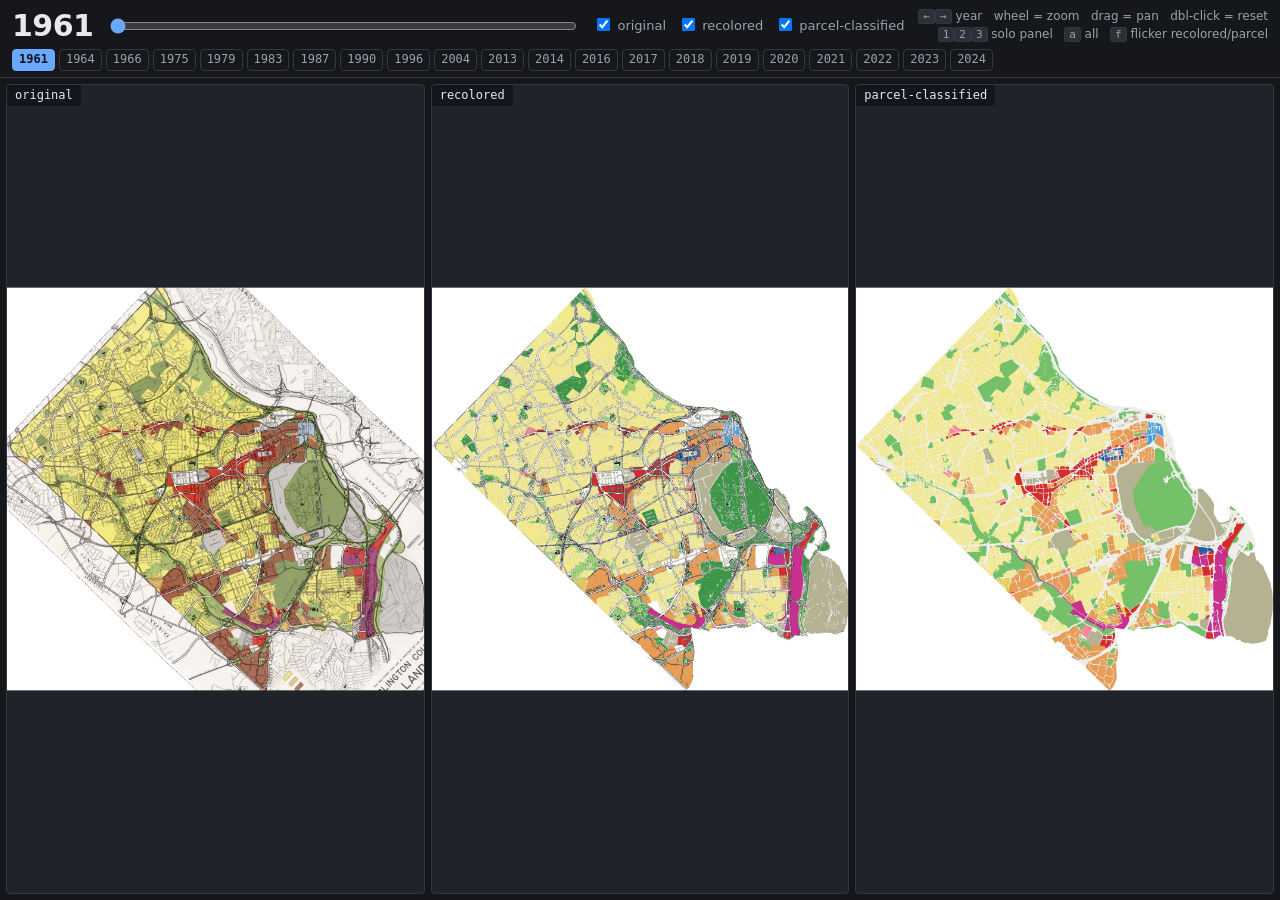
<file: docs/compare/index.html>
<!doctype html>
<html lang="en">
<head>
<meta charset="utf-8">
<title>GLUP editions: original / recolored / parcel-classified</title>
<style>
  :root {
    --bg: #15171a;
    --panel: #202329;
    --edge: #33373f;
    --text: #e7e9ec;
    --dim: #9aa1ad;
  }
  * { box-sizing: border-box; }
  html, body { height: 100%; margin: 0; }
  body {
    background: var(--bg); color: var(--text);
    font: 13px/1.4 system-ui, -apple-system, "Segoe UI", sans-serif;
    display: flex; flex-direction: column; overflow: hidden;
  }

  header { padding: 8px 12px 6px; border-bottom: 1px solid var(--edge); }
  .row { display: flex; align-items: center; gap: 14px; }
  .row + .row { margin-top: 6px; }

  #year { font: 700 30px/1 system-ui, sans-serif; min-width: 76px; letter-spacing: -0.5px; }
  #slider { flex: 1; max-width: 560px; accent-color: #6aa8ff; }

  .toggles { display: flex; gap: 12px; color: var(--dim); }
  .toggles label { cursor: pointer; user-select: none; }
  .toggles input { vertical-align: -1px; margin-right: 3px; }

  .hint { color: var(--dim); font-size: 12px; margin-left: auto; text-align: right; }
  kbd {
    background: #2c3038; border: 1px solid var(--edge); border-radius: 3px;
    padding: 0 4px; font: 11px/1.5 ui-monospace, monospace;
  }

  .years { display: flex; flex-wrap: wrap; gap: 4px; }
  .years button {
    background: transparent; color: var(--dim); border: 1px solid var(--edge);
    border-radius: 4px; padding: 2px 6px; font: 12px/1.3 ui-monospace, monospace;
    cursor: pointer;
  }
  .years button:hover { color: var(--text); border-color: #545b68; }
  .years button.on { background: #6aa8ff; border-color: #6aa8ff; color: #10131a; font-weight: 700; }

  #stage { flex: 1; display: flex; gap: 6px; padding: 6px; min-height: 0; }
  .panel {
    flex: 1; min-width: 0; position: relative; overflow: hidden;
    background: var(--panel); border: 1px solid var(--edge); border-radius: 4px;
    cursor: grab;
  }
  .panel.hidden { display: none; }
  .panel.dragging { cursor: grabbing; }
  .panel img {
    position: absolute; top: 0; left: 0;
    transform-origin: 0 0; image-rendering: auto;
    user-select: none; -webkit-user-drag: none;
  }
  .cap {
    position: absolute; left: 0; top: 0; z-index: 2;
    background: rgba(16,19,26,0.78); color: var(--text);
    padding: 3px 8px; border-radius: 0 0 4px 0;
    font: 12px/1.3 ui-monospace, monospace; pointer-events: none;
  }
</style>
</head>
<body>

<header>
  <div class="row">
    <div id="year">1961</div>
    <input id="slider" type="range" min="0" max="20" value="0" step="1">
    <div class="toggles">
      <label><input type="checkbox" data-key="orig" checked> original</label>
      <label><input type="checkbox" data-key="recolor" checked> recolored</label>
      <label><input type="checkbox" data-key="parcel" checked> parcel-classified</label>
    </div>
    <div class="hint">
      <kbd>&larr;</kbd><kbd>&rarr;</kbd> year &nbsp; wheel = zoom &nbsp; drag = pan &nbsp;
      dbl-click = reset<br>
      <kbd>1</kbd><kbd>2</kbd><kbd>3</kbd> solo panel &nbsp; <kbd>a</kbd> all &nbsp;
      <kbd>f</kbd> flicker recolored/parcel
    </div>
  </div>
  <div class="row years" id="years"></div>
</header>

<div id="stage">
  <div class="panel" data-key="orig"><div class="cap">original</div><img alt="original"></div>
  <div class="panel" data-key="recolor"><div class="cap">recolored</div><img alt="recolored"></div>
  <div class="panel" data-key="parcel"><div class="cap">parcel-classified</div><img alt="parcel-classified"></div>
</div>

<script>
const YEARS = ["1961","1964","1966","1975","1979","1983","1987","1990","1996",
               "2004","2013","2014","2016","2017","2018","2019","2020","2021",
               "2022","2023","2024"];
const KEYS = ["orig", "recolor", "parcel"];
const IMG_W = 1400, IMG_H = 1352;   // every frame is this exact size

const panels = {}, imgs = {}, boxes = {};
document.querySelectorAll('.panel').forEach(p => {
  panels[p.dataset.key] = p;
  imgs[p.dataset.key] = p.querySelector('img');
});
const stage = document.getElementById('stage');
const yearEl = document.getElementById('year');
const slider = document.getElementById('slider');
const yearsEl = document.getElementById('years');
const checks = {};
document.querySelectorAll('.toggles input').forEach(c => checks[c.dataset.key] = c);

let idx = 0;
let visible = new Set(KEYS);
let view = null;          // {s, tx, ty} in panel-viewport pixels, shared by all
const preloaded = new Map();

// ---- year list ----
YEARS.forEach((y, i) => {
  const b = document.createElement('button');
  b.textContent = y;
  b.onclick = () => setYear(i);
  yearsEl.appendChild(b);
  boxes[y] = b;
});

function src(key, i) { return `${key}_${YEARS[i]}.jpg`; }

function preload(i) {
  for (const j of [i, i - 1, i + 1, i - 2, i + 2]) {
    if (j < 0 || j >= YEARS.length) continue;
    for (const k of KEYS) {
      const u = src(k, j);
      if (preloaded.has(u)) continue;
      const im = new Image();
      im.src = u;
      preloaded.set(u, im);
    }
  }
}

function setYear(i) {
  idx = Math.max(0, Math.min(YEARS.length - 1, i));
  const y = YEARS[idx];
  yearEl.textContent = y;
  slider.value = idx;
  for (const k of KEYS) imgs[k].src = src(k, idx);
  YEARS.forEach(yy => boxes[yy].classList.toggle('on', yy === y));
  preload(idx);
}

// ---- panel visibility ----
function applyVisibility() {
  for (const k of KEYS) {
    panels[k].classList.toggle('hidden', !visible.has(k));
    checks[k].checked = visible.has(k);
  }
  fit();
}
function solo(k) { visible = new Set([k]); applyVisibility(); }
function showAll() { visible = new Set(KEYS); applyVisibility(); }

for (const k of KEYS) {
  checks[k].addEventListener('change', () => {
    if (checks[k].checked) visible.add(k); else visible.delete(k);
    if (visible.size === 0) visible.add(k);   // never leave an empty stage
    applyVisibility();
  });
}

// ---- shared pan/zoom ----
// One transform serves all panels: the frames are pixel-aligned and every
// visible panel is the same size, so panel-local coordinates are interchangeable.
function panelSize() {
  const p = KEYS.map(k => panels[k]).find(p => !p.classList.contains('hidden'));
  return [p.clientWidth, p.clientHeight];
}

function fit() {
  const [pw, ph] = panelSize();
  const s = Math.min(pw / IMG_W, ph / IMG_H);
  view = { s, tx: (pw - IMG_W * s) / 2, ty: (ph - IMG_H * s) / 2 };
  render();
}

function render() {
  const t = `translate(${view.tx.toFixed(2)}px, ${view.ty.toFixed(2)}px) scale(${view.s})`;
  for (const k of KEYS) imgs[k].style.transform = t;
}

stage.addEventListener('wheel', e => {
  e.preventDefault();
  const p = e.currentTarget.querySelector('.panel:not(.hidden)');
  const r = (e.target.closest('.panel') || p).getBoundingClientRect();
  const cx = e.clientX - r.left, cy = e.clientY - r.top;
  const [pw, ph] = panelSize();
  const minS = Math.min(pw / IMG_W, ph / IMG_H) * 0.4;
  const f = Math.exp(-e.deltaY * (e.deltaMode === 1 ? 0.05 : 0.0018));
  const s = Math.max(minS, Math.min(30, view.s * f));
  view.tx = cx - (cx - view.tx) * (s / view.s);
  view.ty = cy - (cy - view.ty) * (s / view.s);
  view.s = s;
  render();
}, { passive: false });

let drag = null;
stage.addEventListener('pointerdown', e => {
  const p = e.target.closest('.panel');
  if (!p) return;
  drag = { x: e.clientX, y: e.clientY, p };
  p.classList.add('dragging');
  p.setPointerCapture(e.pointerId);
});
stage.addEventListener('pointermove', e => {
  if (!drag) return;
  view.tx += e.clientX - drag.x;
  view.ty += e.clientY - drag.y;
  drag.x = e.clientX; drag.y = e.clientY;
  render();
});
function endDrag() {
  if (drag) drag.p.classList.remove('dragging');
  drag = null;
}
stage.addEventListener('pointerup', endDrag);
stage.addEventListener('pointercancel', endDrag);
stage.addEventListener('dblclick', fit);

// ---- keyboard ----
window.addEventListener('keydown', e => {
  if (e.target.tagName === 'INPUT' && e.target.type === 'range' &&
      (e.key === 'ArrowLeft' || e.key === 'ArrowRight')) return;
  switch (e.key) {
    case 'ArrowLeft':  setYear(idx - 1); break;
    case 'ArrowRight': setYear(idx + 1); break;
    case '1': solo('orig'); break;
    case '2': solo('recolor'); break;
    case '3': solo('parcel'); break;
    case 'a': showAll(); break;
    case 'f':
      // flicker: hold one panel and swap the two standardized renders in place
      if (visible.size === 1 && visible.has('recolor')) solo('parcel');
      else solo('recolor');
      break;
    default: return;
  }
  e.preventDefault();
});

slider.addEventListener('input', () => setYear(+slider.value));
window.addEventListener('resize', fit);

setYear(0);
applyVisibility();
</script>
</body>
</html>
</file>
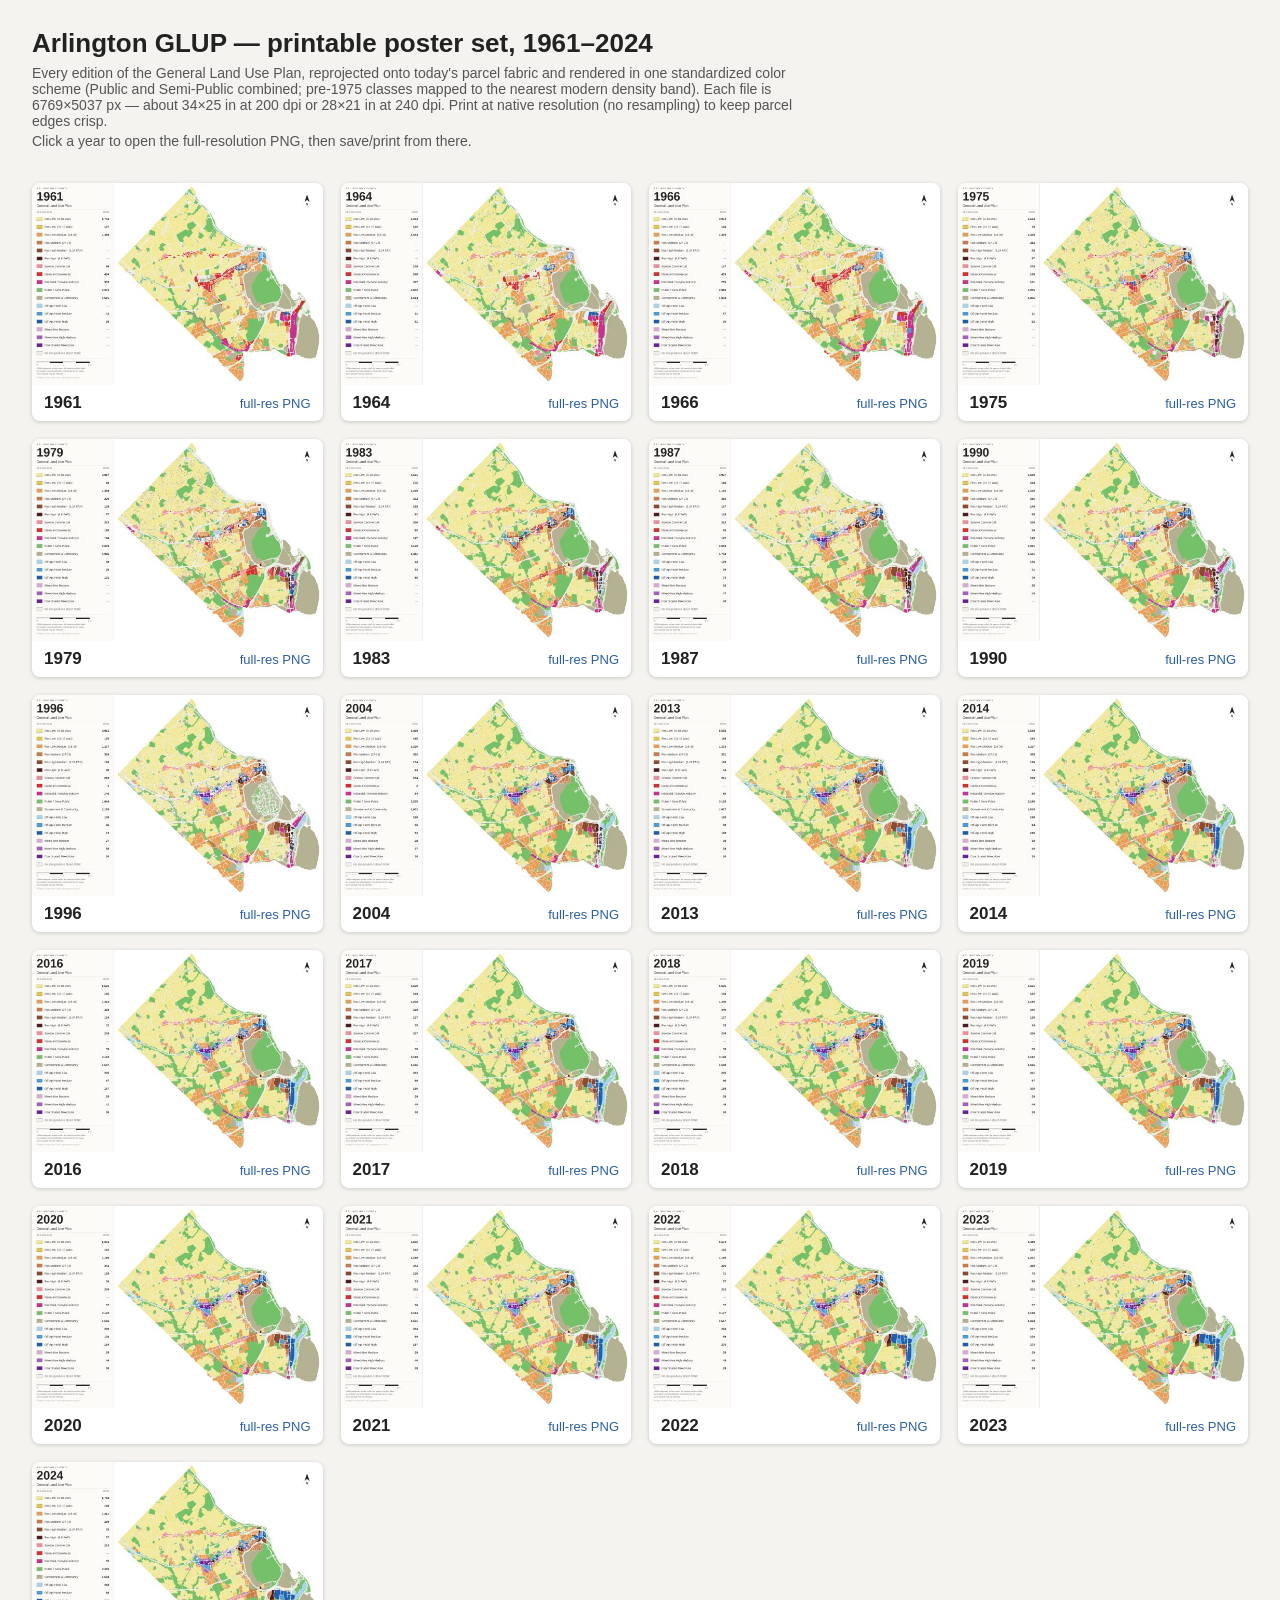
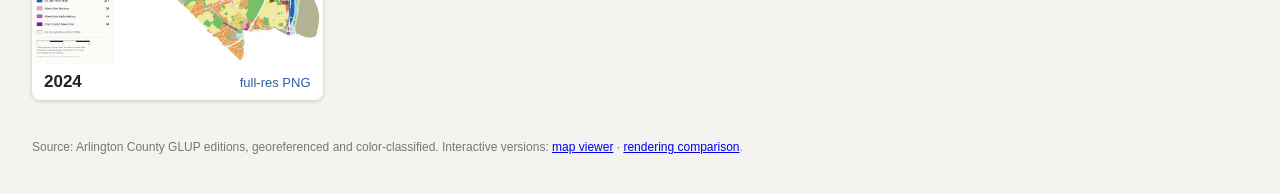
<file: docs/posters/index.html>
<!DOCTYPE html>
<html lang="en">
<head>
<meta charset="utf-8">
<title>GLUP Posters — printable set</title>
<meta name="viewport" content="width=device-width, initial-scale=1">
<style>
  body { margin: 0; font-family: -apple-system, BlinkMacSystemFont, "Segoe UI",
         Roboto, Helvetica, Arial, sans-serif; background: #f4f3f0; color: #222; }
  header { padding: 28px 32px 10px; }
  h1 { margin: 0 0 6px; font-size: 26px; }
  header p { margin: 4px 0; color: #555; font-size: 14px; max-width: 760px; }
  .grid { display: grid; grid-template-columns: repeat(auto-fill, minmax(240px, 1fr));
          gap: 18px; padding: 20px 32px 40px; }
  .card { background: #fff; border-radius: 8px; overflow: hidden;
          box-shadow: 0 1px 4px rgba(0,0,0,.18); }
  .card img { width: 100%; display: block; }
  .card .row { display: flex; justify-content: space-between; align-items: baseline;
               padding: 8px 12px; }
  .card .yr { font-weight: 700; font-size: 17px; }
  .card a { color: #2b5fa5; text-decoration: none; font-size: 13px; }
  .card a:hover { text-decoration: underline; }
  footer { padding: 0 32px 40px; color: #777; font-size: 12px; max-width: 760px; }
</style>
</head>
<body>
<header>
  <h1>Arlington GLUP — printable poster set, 1961–2024</h1>
  <p>Every edition of the General Land Use Plan, reprojected onto today's parcel
     fabric and rendered in one standardized color scheme (Public and Semi-Public
     combined; pre-1975 classes mapped to the nearest modern density band).
     Each file is 6769&times;5037 px — about 34&times;25&nbsp;in at 200&nbsp;dpi
     or 28&times;21&nbsp;in at 240&nbsp;dpi. Print at native resolution
     (no resampling) to keep parcel edges crisp.</p>
  <p>Click a year to open the full-resolution PNG, then save/print from there.</p>
</header>
<div class="grid" id="grid"></div>
<footer>
  Source: Arlington County GLUP editions, georeferenced and color-classified.
  Interactive versions: <a href="../">map viewer</a> ·
  <a href="../compare/">rendering comparison</a>.
</footer>
<script>
const YEARS = ["1961","1964","1966","1975","1979","1983","1987","1990","1996",
               "2004","2013","2014","2016","2017","2018","2019","2020","2021",
               "2022","2023","2024"];
document.getElementById('grid').innerHTML = YEARS.map(y =>
  `<div class="card">
     <a href="glup_${y}.png"><img src="thumb_${y}.jpg" alt="${y} GLUP poster" loading="lazy"></a>
     <div class="row"><span class="yr">${y}</span>
       <a href="glup_${y}.png" download>full-res PNG</a></div>
   </div>`).join('');
</script>
</body>
</html>
</file>
